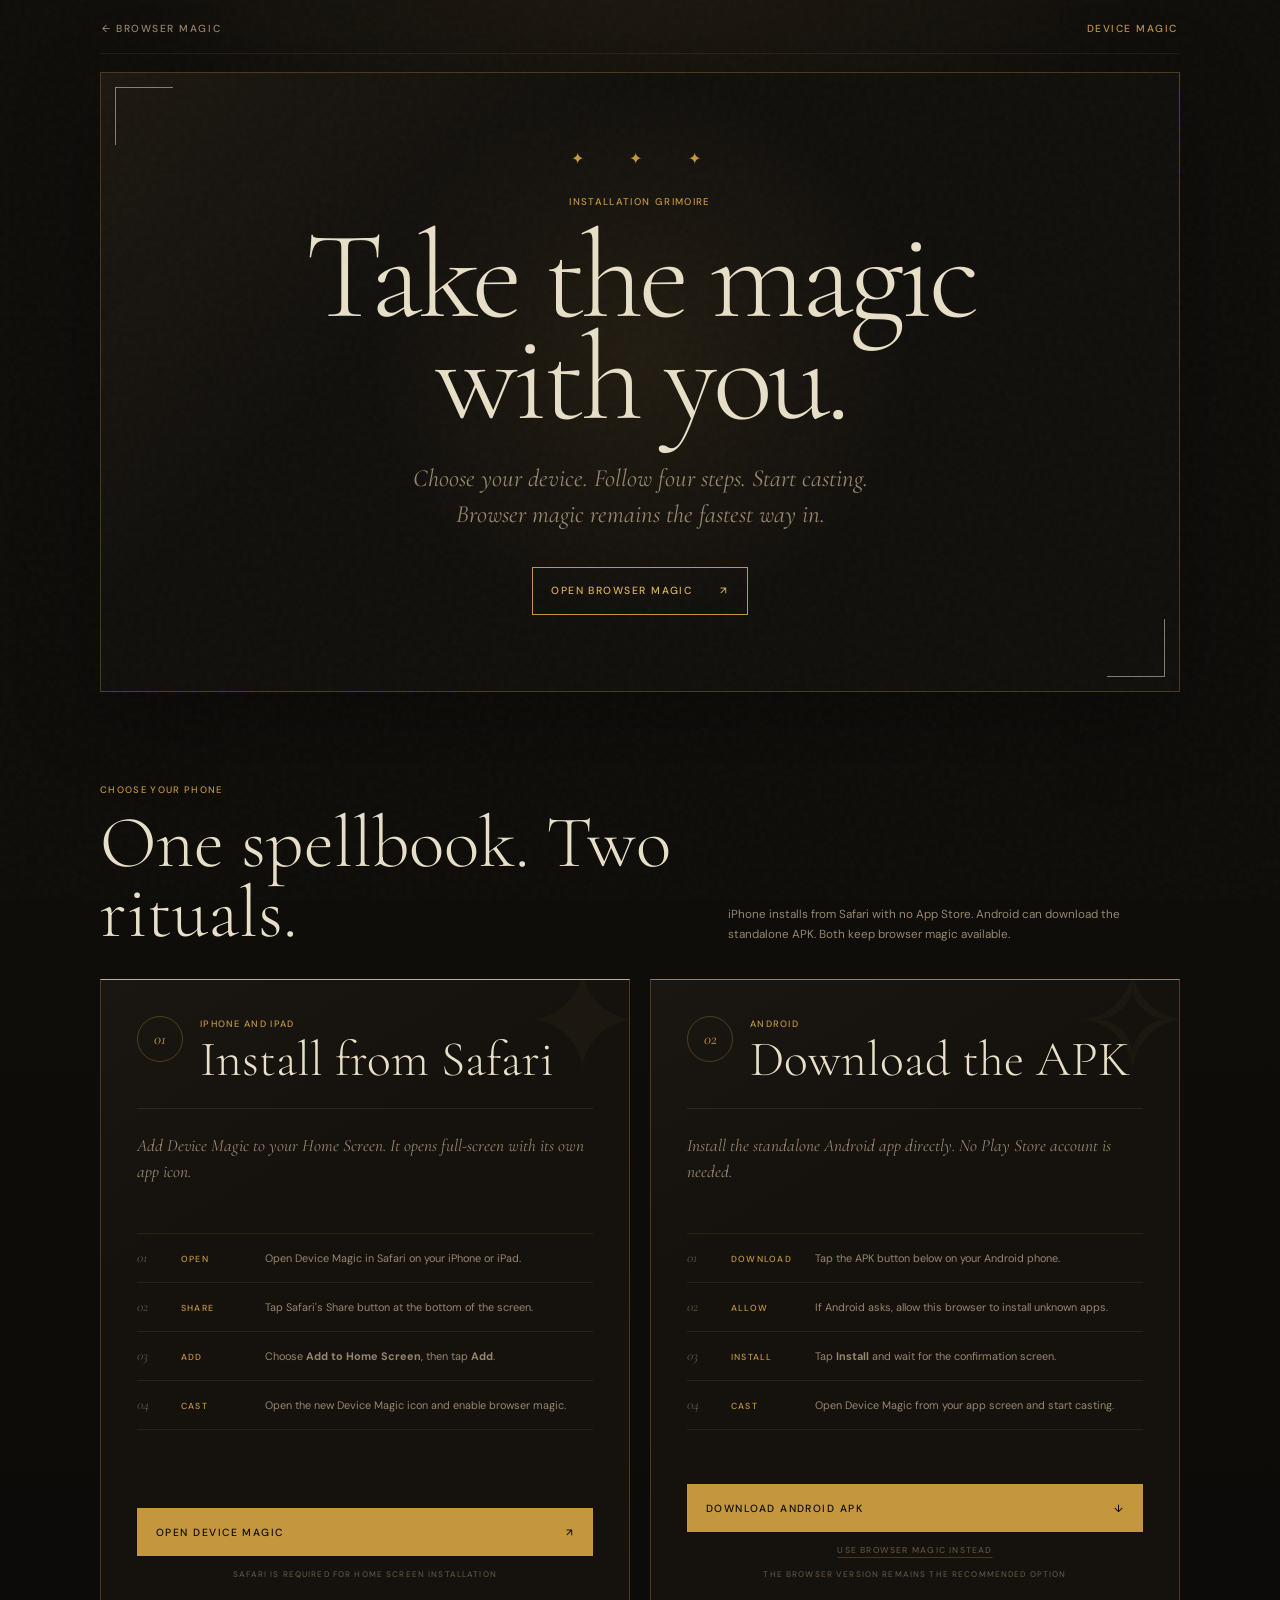
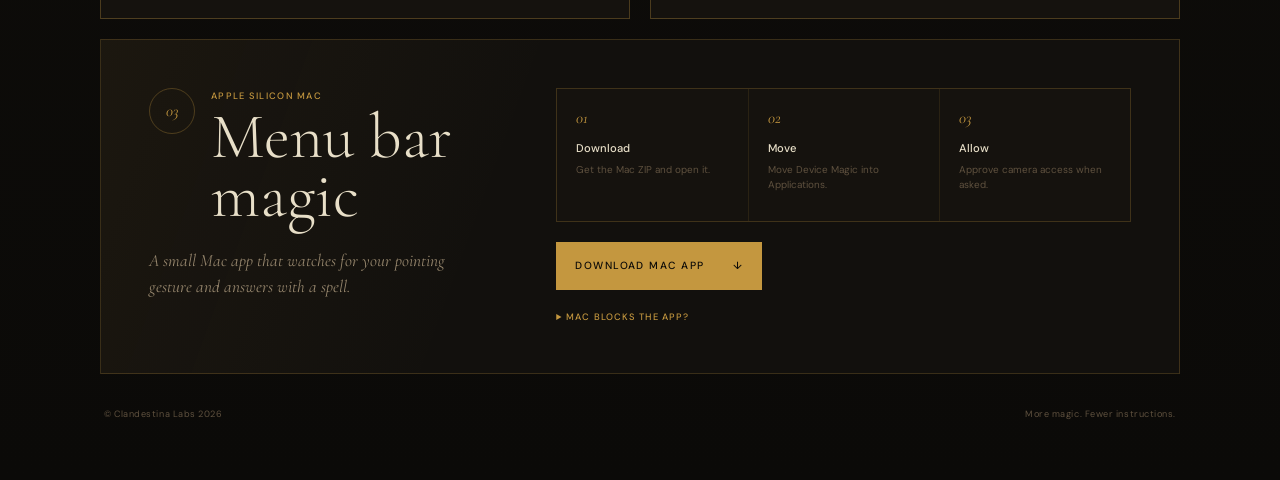
<file: install.html>
<!DOCTYPE html>
<html lang="en">
<head>
  <meta charset="UTF-8" />
  <meta name="viewport" content="width=device-width, initial-scale=1.0, viewport-fit=cover" />
  <meta name="theme-color" content="#0f0d0a" />
  <meta name="description" content="Install Device Magic on iPhone, Android, or Mac." />
  <title>Install Device Magic</title>
  <link rel="manifest" href="manifest.json" />
  <link rel="apple-touch-icon" href="assets/icon-192.png" />
  <link rel="preconnect" href="https://fonts.googleapis.com" />
  <link rel="preconnect" href="https://fonts.gstatic.com" crossorigin />
  <link href="https://fonts.googleapis.com/css2?family=Cormorant+Garamond:ital,wght@0,300;0,400;0,500;1,300;1,400&amp;family=DM+Sans:wght@300;400;500&amp;display=swap" rel="stylesheet" />
  <style>
    *, *::before, *::after { box-sizing: border-box; }

    :root {
      --bg: #0f0d0a;
      --surface: #15120e;
      --surface-raised: #1a1611;
      --gold: #c4973f;
      --gold-bright: #ddb05c;
      --gold-pale: #ead49e;
      --gold-border: rgba(196, 151, 63, 0.31);
      --gold-faint: rgba(196, 151, 63, 0.1);
      --moon: #b8b0a0;
      --ember: #bc7440;
      --text: #e8dfc8;
      --text-dim: #96866d;
      --text-muted: #5f513f;
      --display: 'Cormorant Garamond', Georgia, serif;
      --ui: 'DM Sans', system-ui, sans-serif;
    }

    html {
      scroll-behavior: smooth;
      background: var(--bg);
    }

    body {
      min-height: 100vh;
      margin: 0;
      background:
        radial-gradient(circle at 50% -10%, rgba(196, 151, 63, 0.1), transparent 34rem),
        linear-gradient(180deg, #100e0b 0%, var(--bg) 42%, #0b0a08 100%);
      color: var(--text);
      font-family: var(--ui);
      -webkit-font-smoothing: antialiased;
    }

    body::before {
      content: '';
      position: fixed;
      inset: 0;
      z-index: 10;
      pointer-events: none;
      opacity: 0.7;
      background-image: url("data:image/svg+xml,%3Csvg viewBox='0 0 180 180' xmlns='http://www.w3.org/2000/svg'%3E%3Cfilter id='n'%3E%3CfeTurbulence type='fractalNoise' baseFrequency='.88' numOctaves='4' stitchTiles='stitch'/%3E%3C/filter%3E%3Crect width='100%25' height='100%25' filter='url(%23n)' opacity='.027'/%3E%3C/svg%3E");
    }

    a { color: inherit; }

    .page {
      width: min(1080px, calc(100% - 32px));
      margin: 0 auto;
      padding-bottom: 42px;
    }

    .topbar {
      display: flex;
      align-items: center;
      justify-content: space-between;
      padding: max(22px, env(safe-area-inset-top)) 2px 18px;
      border-bottom: 1px solid rgba(196, 151, 63, 0.12);
    }

    .back-link,
    .wordmark {
      font-size: 0.64rem;
      font-weight: 500;
      letter-spacing: 0.15em;
      text-decoration: none;
      text-transform: uppercase;
    }

    .back-link { color: var(--text-dim); }
    .back-link:hover { color: var(--gold); }
    .wordmark { color: var(--gold); }

    .hero {
      position: relative;
      min-height: 500px;
      display: grid;
      place-items: center;
      margin-top: 18px;
      padding: 76px 28px;
      overflow: hidden;
      border: 1px solid var(--gold-border);
      background:
        linear-gradient(135deg, rgba(221, 176, 92, 0.055), transparent 32%),
        radial-gradient(circle at 50% 45%, rgba(196, 151, 63, 0.09), transparent 42%),
        #12100d;
      text-align: center;
      box-shadow: 0 24px 80px rgba(0, 0, 0, 0.3);
    }

    .hero::before,
    .hero::after {
      content: '';
      position: absolute;
      width: 58px;
      height: 58px;
      border-color: var(--gold);
      opacity: 0.52;
    }

    .hero::before {
      top: 14px;
      left: 14px;
      border-top: 1px solid;
      border-left: 1px solid;
    }

    .hero::after {
      right: 14px;
      bottom: 14px;
      border-right: 1px solid;
      border-bottom: 1px solid;
    }

    .hero-inner { max-width: 720px; }

    .hero-mark {
      margin: 0 0 26px;
      color: var(--gold);
      font-family: var(--display);
      font-size: 1rem;
      letter-spacing: 0.52em;
    }

    .eyebrow,
    .section-kicker,
    .platform-label,
    .step-word,
    .guide-note,
    .button,
    .text-link {
      font-family: var(--ui);
      font-weight: 500;
      letter-spacing: 0.14em;
      text-transform: uppercase;
    }

    .eyebrow {
      margin: 0 0 18px;
      color: var(--gold);
      font-size: 0.61rem;
    }

    h1,
    h2,
    h3,
    p { margin-top: 0; }

    h1 {
      margin-bottom: 0;
      font-family: var(--display);
      font-size: clamp(4.1rem, 11vw, 7.8rem);
      font-weight: 300;
      letter-spacing: -0.035em;
      line-height: 0.82;
    }

    .hero-copy {
      max-width: 500px;
      margin: 30px auto 0;
      color: var(--text-dim);
      font-family: var(--display);
      font-size: clamp(1.2rem, 3vw, 1.55rem);
      font-style: italic;
      line-height: 1.45;
    }

    .button {
      min-height: 48px;
      display: inline-flex;
      align-items: center;
      justify-content: space-between;
      gap: 28px;
      padding: 14px 18px;
      border: 1px solid var(--gold);
      background: transparent;
      color: var(--gold-bright);
      font-size: 0.65rem;
      text-decoration: none;
      transition: background 0.2s, color 0.2s, box-shadow 0.2s, transform 0.2s;
    }

    .button:hover,
    .button:active {
      background: rgba(196, 151, 63, 0.08);
      box-shadow: 0 0 26px rgba(196, 151, 63, 0.1);
      transform: translateY(-1px);
    }

    .button-solid {
      background: var(--gold);
      color: #0d0b08;
    }

    .button-solid:hover,
    .button-solid:active {
      background: var(--gold-bright);
      color: #0d0b08;
    }

    .hero-action { margin-top: 34px; }

    .guides {
      padding: 92px 0 0;
    }

    .section-heading {
      display: grid;
      grid-template-columns: 1fr minmax(280px, 0.78fr);
      gap: 48px;
      align-items: end;
      margin-bottom: 30px;
    }

    .section-kicker {
      margin-bottom: 12px;
      color: var(--gold);
      font-size: 0.59rem;
    }

    .section-title {
      margin-bottom: 0;
      font-family: var(--display);
      font-size: clamp(2.8rem, 6vw, 4.6rem);
      font-weight: 300;
      line-height: 0.96;
    }

    .section-copy {
      margin-bottom: 4px;
      color: var(--text-dim);
      font-size: 0.73rem;
      line-height: 1.75;
    }

    .platform-grid {
      display: grid;
      grid-template-columns: repeat(2, minmax(0, 1fr));
      gap: 20px;
    }

    .platform-card {
      position: relative;
      display: flex;
      flex-direction: column;
      min-height: 640px;
      padding: clamp(22px, 4vw, 36px);
      overflow: hidden;
      border: 1px solid var(--gold-border);
      background:
        linear-gradient(150deg, rgba(255, 255, 255, 0.02), transparent 34%),
        var(--surface);
      scroll-margin-top: 22px;
      transition: border-color 0.25s, box-shadow 0.25s;
    }

    .platform-card::after {
      content: attr(data-seal);
      position: absolute;
      right: -14px;
      top: -26px;
      color: rgba(196, 151, 63, 0.045);
      font-family: var(--display);
      font-size: 9rem;
      line-height: 1;
      pointer-events: none;
    }

    .platform-card:target {
      border-color: var(--gold);
      box-shadow: 0 0 0 1px rgba(196, 151, 63, 0.15), 0 24px 70px rgba(0, 0, 0, 0.32);
    }

    .platform-card.ios { border-top-color: var(--moon); }
    .platform-card.android { border-top-color: var(--ember); }

    .platform-heading {
      position: relative;
      z-index: 1;
      display: flex;
      align-items: flex-start;
      gap: 17px;
      padding-bottom: 26px;
      border-bottom: 1px solid rgba(196, 151, 63, 0.14);
    }

    .platform-number {
      width: 46px;
      height: 46px;
      flex: 0 0 auto;
      display: grid;
      place-items: center;
      border: 1px solid var(--gold-border);
      border-radius: 50%;
      color: var(--gold);
      font-family: var(--display);
      font-size: 1rem;
      font-style: italic;
    }

    .platform-label {
      margin: 2px 0 6px;
      color: var(--gold);
      font-size: 0.58rem;
    }

    .platform-card h3 {
      margin-bottom: 0;
      font-family: var(--display);
      font-size: clamp(2rem, 4.5vw, 3.1rem);
      font-weight: 300;
      line-height: 0.94;
    }

    .platform-intro {
      min-height: 76px;
      margin: 24px 0 0;
      color: var(--text-dim);
      font-family: var(--display);
      font-size: 1.08rem;
      font-style: italic;
      line-height: 1.48;
    }

    .steps {
      list-style: none;
      display: grid;
      gap: 0;
      margin: 24px 0 28px;
      padding: 0;
      counter-reset: step;
      border-top: 1px solid rgba(196, 151, 63, 0.11);
    }

    .steps li {
      display: grid;
      grid-template-columns: 34px 74px 1fr;
      gap: 10px;
      align-items: baseline;
      padding: 15px 0;
      border-bottom: 1px solid rgba(196, 151, 63, 0.11);
      counter-increment: step;
    }

    .steps li::before {
      content: counter(step, decimal-leading-zero);
      color: var(--text-muted);
      font-family: var(--display);
      font-size: 0.9rem;
      font-style: italic;
    }

    .step-word {
      color: var(--gold);
      font-size: 0.55rem;
    }

    .step-copy {
      margin: 0;
      color: var(--text-dim);
      font-size: 0.68rem;
      line-height: 1.55;
    }

    .card-actions {
      display: grid;
      gap: 12px;
      margin-top: auto;
    }

    .card-actions .button { width: 100%; }

    .text-link {
      justify-self: center;
      color: var(--text-muted);
      font-size: 0.54rem;
      text-decoration-color: rgba(196, 151, 63, 0.28);
      text-underline-offset: 4px;
    }

    .text-link:hover { color: var(--gold); }

    .guide-note {
      margin: 13px 0 0;
      color: var(--text-muted);
      font-size: 0.51rem;
      line-height: 1.55;
      text-align: center;
    }

    .mac-guide {
      position: relative;
      display: grid;
      grid-template-columns: 0.72fr 1.28fr;
      gap: clamp(30px, 7vw, 84px);
      margin-top: 20px;
      padding: clamp(28px, 5vw, 48px);
      border: 1px solid rgba(196, 151, 63, 0.22);
      background:
        linear-gradient(110deg, rgba(196, 151, 63, 0.055), transparent 38%),
        #12100d;
      scroll-margin-top: 22px;
    }

    .mac-guide:target {
      border-color: var(--gold);
      box-shadow: 0 20px 70px rgba(0, 0, 0, 0.3);
    }

    .mac-title-row {
      display: flex;
      gap: 16px;
      align-items: flex-start;
    }

    .mac-guide h3 {
      margin-bottom: 0;
      font-family: var(--display);
      font-size: clamp(2.3rem, 5vw, 4rem);
      font-weight: 300;
      line-height: 0.92;
    }

    .mac-copy {
      margin: 22px 0 0;
      color: var(--text-dim);
      font-family: var(--display);
      font-size: 1.08rem;
      font-style: italic;
      line-height: 1.5;
    }

    .mac-steps {
      display: grid;
      grid-template-columns: repeat(3, minmax(0, 1fr));
      gap: 1px;
      margin-bottom: 20px;
      background: rgba(196, 151, 63, 0.13);
      border: 1px solid rgba(196, 151, 63, 0.13);
    }

    .mac-step {
      min-height: 132px;
      padding: 19px;
      background: var(--surface);
    }

    .mac-step-number {
      display: block;
      margin-bottom: 13px;
      color: var(--gold);
      font-family: var(--display);
      font-size: 1rem;
      font-style: italic;
    }

    .mac-step strong {
      display: block;
      margin-bottom: 7px;
      color: var(--text);
      font-size: 0.7rem;
      font-weight: 500;
    }

    .mac-step p {
      margin-bottom: 0;
      color: var(--text-muted);
      font-size: 0.62rem;
      line-height: 1.55;
    }

    .mac-actions {
      display: flex;
      align-items: center;
      flex-wrap: wrap;
      gap: 16px;
    }

    details {
      margin-top: 20px;
      color: var(--text-muted);
      font-size: 0.65rem;
      line-height: 1.65;
    }

    summary {
      color: var(--gold);
      cursor: pointer;
      font-size: 0.58rem;
      font-weight: 500;
      letter-spacing: 0.12em;
      text-transform: uppercase;
    }

    .command {
      display: flex;
      align-items: center;
      gap: 10px;
      margin-top: 13px;
      padding: 11px 12px;
      border: 1px solid rgba(196, 151, 63, 0.12);
      background: #090806;
    }

    code {
      flex: 1;
      color: var(--gold-bright);
      font-size: 0.58rem;
      line-height: 1.5;
      overflow-wrap: anywhere;
    }

    .copy-button {
      flex: 0 0 auto;
      border: 0;
      background: transparent;
      color: var(--text-dim);
      font-family: var(--ui);
      font-size: 0.54rem;
      letter-spacing: 0.09em;
      cursor: pointer;
      text-transform: uppercase;
    }

    footer {
      display: flex;
      justify-content: space-between;
      gap: 20px;
      padding: 34px 4px max(18px, env(safe-area-inset-bottom));
      color: var(--text-muted);
      font-size: 0.57rem;
      letter-spacing: 0.06em;
    }

    @media (max-width: 760px) {
      .page { width: min(100% - 18px, 540px); }
      .hero { min-height: 520px; margin-top: 9px; padding-inline: 20px; }
      h1 { font-size: clamp(4.1rem, 20vw, 6rem); }
      .guides { padding-top: 70px; }
      .section-heading { grid-template-columns: 1fr; gap: 20px; }
      .platform-grid { grid-template-columns: 1fr; }
      .platform-card { min-height: auto; }
      .platform-intro { min-height: 0; }
      .mac-guide { grid-template-columns: 1fr; }
      .mac-steps { grid-template-columns: 1fr; }
      .mac-step { min-height: 0; }
      footer { flex-direction: column; }
    }

    @media (max-width: 390px) {
      .steps li { grid-template-columns: 30px 62px 1fr; gap: 7px; }
      .platform-card { padding: 21px 18px; }
      .button { gap: 14px; padding-inline: 15px; }
      .hero-action { width: 100%; }
    }

    @media (prefers-reduced-motion: reduce) {
      html { scroll-behavior: auto; }
      *, *::before, *::after { transition-duration: 0.01ms !important; }
    }
  </style>
</head>
<body>
  <main class="page">
    <nav class="topbar" aria-label="Installation guide navigation">
      <a class="back-link" href="index.html">← Browser magic</a>
      <span class="wordmark">Device Magic</span>
    </nav>

    <header class="hero">
      <div class="hero-inner">
        <p class="hero-mark">✦ &nbsp; ✦ &nbsp; ✦</p>
        <p class="eyebrow">Installation grimoire</p>
        <h1>Take the magic with you.</h1>
        <p class="hero-copy">Choose your device. Follow four steps. Start casting. Browser magic remains the fastest way in.</p>
        <a class="button hero-action" href="index.html">Open Browser Magic <span>↗</span></a>
      </div>
    </header>

    <section class="guides" aria-labelledby="phone-guide-title">
      <div class="section-heading">
        <div>
          <p class="section-kicker">Choose your phone</p>
          <h2 class="section-title" id="phone-guide-title">One spellbook. Two rituals.</h2>
        </div>
        <p class="section-copy">iPhone installs from Safari with no App Store. Android can download the standalone APK. Both keep browser magic available.</p>
      </div>

      <div class="platform-grid">
        <article class="platform-card ios" id="ios" data-seal="✦">
          <div class="platform-heading">
            <span class="platform-number">01</span>
            <div>
              <p class="platform-label">iPhone and iPad</p>
              <h3>Install from Safari</h3>
            </div>
          </div>

          <p class="platform-intro">Add Device Magic to your Home Screen. It opens full-screen with its own app icon.</p>

          <ol class="steps">
            <li>
              <span class="step-word">Open</span>
              <p class="step-copy">Open Device Magic in Safari on your iPhone or iPad.</p>
            </li>
            <li>
              <span class="step-word">Share</span>
              <p class="step-copy">Tap Safari's Share button at the bottom of the screen.</p>
            </li>
            <li>
              <span class="step-word">Add</span>
              <p class="step-copy">Choose <strong>Add to Home Screen</strong>, then tap <strong>Add</strong>.</p>
            </li>
            <li>
              <span class="step-word">Cast</span>
              <p class="step-copy">Open the new Device Magic icon and enable browser magic.</p>
            </li>
          </ol>

          <div class="card-actions">
            <a class="button button-solid" href="index.html">Open Device Magic <span>↗</span></a>
          </div>
          <p class="guide-note">Safari is required for Home Screen installation</p>
        </article>

        <article class="platform-card android" id="android" data-seal="✧">
          <div class="platform-heading">
            <span class="platform-number">02</span>
            <div>
              <p class="platform-label">Android</p>
              <h3>Download the APK</h3>
            </div>
          </div>

          <p class="platform-intro">Install the standalone Android app directly. No Play Store account is needed.</p>

          <ol class="steps">
            <li>
              <span class="step-word">Download</span>
              <p class="step-copy">Tap the APK button below on your Android phone.</p>
            </li>
            <li>
              <span class="step-word">Allow</span>
              <p class="step-copy">If Android asks, allow this browser to install unknown apps.</p>
            </li>
            <li>
              <span class="step-word">Install</span>
              <p class="step-copy">Tap <strong>Install</strong> and wait for the confirmation screen.</p>
            </li>
            <li>
              <span class="step-word">Cast</span>
              <p class="step-copy">Open Device Magic from your app screen and start casting.</p>
            </li>
          </ol>

          <div class="card-actions">
            <a class="button button-solid" href="downloads/device-magic.apk" download="device-magic.apk">Download Android APK <span>↓</span></a>
            <a class="text-link" href="index.html">Use browser magic instead</a>
          </div>
          <p class="guide-note">The browser version remains the recommended option</p>
        </article>
      </div>
    </section>

    <section class="mac-guide" id="mac" aria-labelledby="mac-guide-title">
      <div>
        <div class="mac-title-row">
          <span class="platform-number">03</span>
          <div>
            <p class="platform-label">Apple Silicon Mac</p>
            <h3 id="mac-guide-title">Menu bar magic</h3>
          </div>
        </div>
        <p class="mac-copy">A small Mac app that watches for your pointing gesture and answers with a spell.</p>
      </div>

      <div>
        <div class="mac-steps">
          <div class="mac-step">
            <span class="mac-step-number">01</span>
            <strong>Download</strong>
            <p>Get the Mac ZIP and open it.</p>
          </div>
          <div class="mac-step">
            <span class="mac-step-number">02</span>
            <strong>Move</strong>
            <p>Move Device Magic into Applications.</p>
          </div>
          <div class="mac-step">
            <span class="mac-step-number">03</span>
            <strong>Allow</strong>
            <p>Approve camera access when asked.</p>
          </div>
        </div>

        <div class="mac-actions">
          <a class="button button-solid" href="downloads/device-magic-mac.zip" download="device-magic-mac.zip">Download Mac app <span>↓</span></a>
        </div>

        <details>
          <summary>Mac blocks the app?</summary>
          <p>Paste this command in Terminal, or open the app once and choose System Settings, Privacy &amp; Security, Open Anyway.</p>
          <div class="command">
            <code id="install-command">curl -fsSL https://janardot.github.io/DeviceMagic/downloads/install.sh | bash</code>
            <button class="copy-button" id="copy-command" type="button">Copy</button>
          </div>
        </details>
      </div>
    </section>

    <footer>
      <span>© Clandestina Labs 2026</span>
      <span>More magic. Fewer instructions.</span>
    </footer>
  </main>

  <script>
    document.getElementById('copy-command').addEventListener('click', async event => {
      await navigator.clipboard.writeText(document.getElementById('install-command').textContent);
      event.currentTarget.textContent = 'Copied';
      window.setTimeout(() => { event.currentTarget.textContent = 'Copy'; }, 1800);
    });

    if ('serviceWorker' in navigator) {
      navigator.serviceWorker.register('./sw.js').catch(() => {});
    }
  </script>
</body>
</html>
</file>
